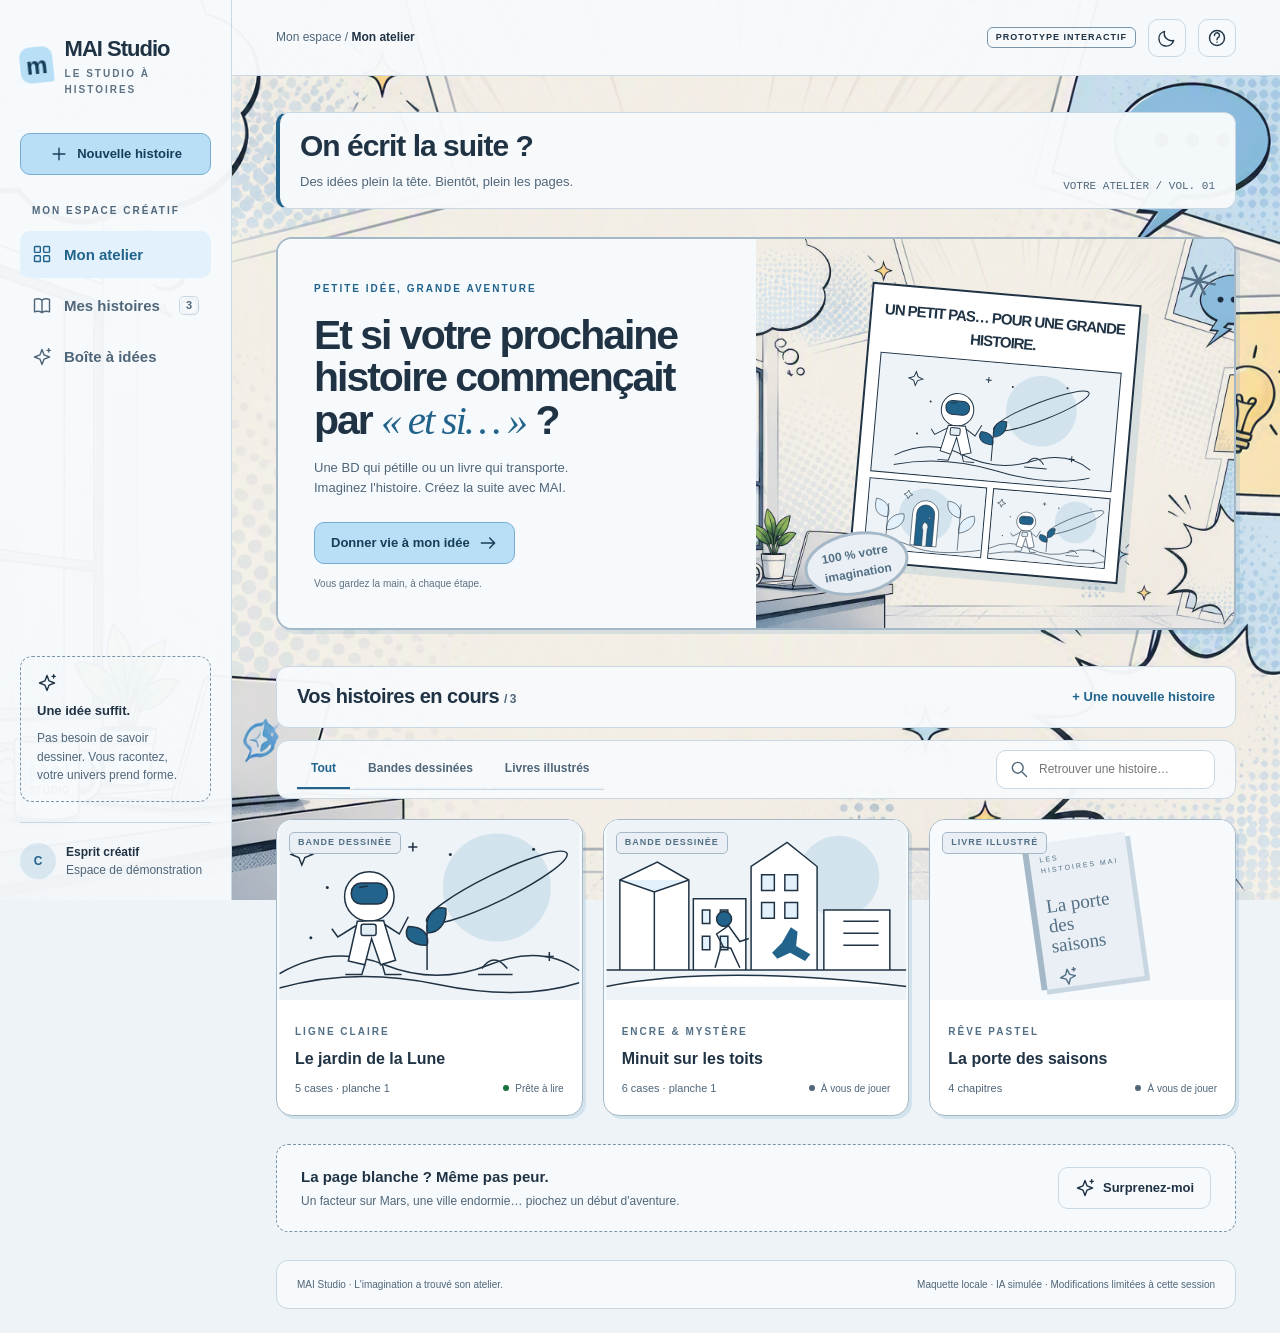
<file: docs/ux-prototype.html>
<!doctype html>
<html lang="fr">
<head>
  <meta charset="utf-8">
  <meta name="viewport" content="width=device-width, initial-scale=1">
  <title>MAI Studio — Des idées plein les pages</title>
  <script>
    (() => {
      const param = new URLSearchParams(window.location.search).get("scoutTheme");
      const theme = param === "light" || param === "dark"
        ? param
        : (window.matchMedia("(prefers-color-scheme: dark)").matches ? "dark" : "light");
      document.documentElement.setAttribute("data-theme", theme);
    })();
  </script>
  <style>
    :root {
      color-scheme: light;
      --cp-bg: #edf3f7;
      --cp-bg-elevated: #f7fafc;
      --cp-surface: #ffffff;
      --cp-surface-soft: #e8f0f6;
      --cp-border: #c8d7e2;
      --cp-border-strong: #7b94a7;
      --cp-text: #203344;
      --cp-text-muted: #506679;
      --cp-text-soft: #5f7282;
      --cp-accent: #22638c;
      --cp-accent-hover: #174f75;
      --cp-accent-soft: #e2f1fb;
      --cp-accent-fg: #173e59;
      --cp-button: #b9dff7;
      --cp-button-hover: #a3d2f0;
      --cp-button-border: #76acd0;
      --cp-secondary: #526f85;
      --cp-secondary-soft: #e9eff4;
      --cp-secondary-border: #a4b8c7;
      --cp-success: #16743a;
      --cp-danger: #bd2222;
      --cp-warning: #906000;
      --cp-link: #0078d4;
      --cp-shadow: 0 18px 48px rgba(32, 51, 68, 0.12);
      --cp-overlay: rgba(255, 255, 255, 0.8);
      --cp-panel: rgba(247, 250, 252, 0.90);
      --cp-panel-strong: rgba(247, 250, 252, 0.97);
      --cp-sheen: rgba(255, 255, 255, 0.55);
      --cp-highlight: rgba(62, 132, 181, 0.15);
    }
    html[data-theme="dark"] {
      color-scheme: dark;
      --cp-bg: #080f20;
      --cp-bg-elevated: #101b32;
      --cp-surface: #111e36;
      --cp-surface-soft: #182845;
      --cp-border: #304669;
      --cp-border-strong: #57769f;
      --cp-text: #eaf2ff;
      --cp-text-muted: #b1c2dd;
      --cp-text-soft: #a4b6d3;
      --cp-accent: #72baff;
      --cp-accent-hover: #a5d5ff;
      --cp-accent-soft: #162f51;
      --cp-accent-fg: #ffffff;
      --cp-button: #225de0;
      --cp-button-hover: #1c50c2;
      --cp-button-border: #729dff;
      --cp-secondary: #baa5ff;
      --cp-secondary-soft: #282044;
      --cp-secondary-border: #7762b3;
      --cp-success: #4ade80;
      --cp-danger: #f87171;
      --cp-warning: #fbbf24;
      --cp-link: #4da6ff;
      --cp-shadow: 0 18px 48px rgba(3, 8, 20, 0.40);
      --cp-overlay: rgba(5, 10, 24, 0.88);
      --cp-panel: rgba(16, 27, 50, 0.90);
      --cp-panel-strong: rgba(16, 27, 50, 0.97);
      --cp-sheen: rgba(255, 255, 255, 0.04);
      --cp-highlight: rgba(126, 96, 245, 0.18);
    }
    * { box-sizing: border-box; }
    body { margin: 0; background: var(--cp-bg); color: var(--cp-text); font: 15px/1.55 "Segoe UI", Aptos, Calibri, -apple-system, BlinkMacSystemFont, sans-serif; }
    button, input, textarea, select { font: inherit; }
    button, a, input, textarea, select, summary { -webkit-tap-highlight-color: var(--cp-highlight); }
    button { cursor: pointer; }
    button:disabled { cursor: not-allowed; opacity: .55; }
    :focus-visible { outline: 3px solid var(--cp-accent); outline-offset: 4px; }
    h1, h2, h3, p { margin: 0; }
    h1, h2, h3 { line-height: 1.15; overflow-wrap: anywhere; }
    a { color: var(--cp-accent); }
    svg { display: block; }
    [hidden] { display: none !important; }
    .symbols { position: absolute; width: 0; height: 0; overflow: hidden; }
    .icon { width: 20px; height: 20px; fill: none; stroke: currentColor; stroke-width: 1.7; stroke-linecap: round; stroke-linejoin: round; flex-shrink: 0; }
    .skip { position: fixed; top: -100px; left: 16px; z-index: 100; background: var(--cp-surface); padding: 12px; }
    .skip:focus { top: 16px; }
    .sidebar { width: 232px; position: fixed; inset: 0 auto 0 0; padding: 32px 20px 20px; border-right: 1px solid var(--cp-border); background: var(--cp-bg-elevated); display: flex; flex-direction: column; z-index: 10; }
    .brand { display: flex; align-items: center; gap: 12px; font-size: 22px; letter-spacing: -1px; font-weight: 800; }
    .brand-mark { background: var(--cp-button); color: var(--cp-accent-fg); width: 36px; height: 36px; border-radius: 10px 10px 2px 10px; display: grid; place-items: center; font-size: 24px; transform: rotate(-6deg); }
    .brand small { font-size: 10px; display: block; color: var(--cp-text-soft); font-weight: 600; letter-spacing: 2px; }
    .sidebar .primary { margin: 36px 0 28px; }
    .nav-caption, .eyebrow { text-transform: uppercase; letter-spacing: 2px; font-size: 10px; font-weight: 750; color: var(--cp-text-muted); }
    .nav-caption { padding: 0 12px 12px; }
    .nav-item { display: flex; gap: 12px; align-items: center; padding: 12px; width: 100%; text-align: left; border: 0; border-radius: 10px; background: none; color: var(--cp-text-muted); font-weight: 600; margin-bottom: 4px; }
    .nav-item:hover { background: var(--cp-surface-soft); color: var(--cp-text); }
    .nav-item[aria-current="page"] { color: var(--cp-accent); background: var(--cp-accent-soft); }
    .nav-count { margin-left: auto; font-size: 11px; border: 1px solid var(--cp-border); padding: 0 6px; border-radius: 5px; }
    .sidebar-bottom { margin-top: auto; }
    .tip { padding: 16px; border: 1px dashed var(--cp-border-strong); border-radius: 12px; margin-bottom: 20px; }
    .tip strong { display: block; font-size: 13px; margin: 8px 0; }
    .tip p { font-size: 12px; color: var(--cp-text-muted); }
    .profile { display: flex; align-items: center; gap: 10px; border-top: 1px solid var(--cp-border); padding-top: 20px; font-size: 12px; }
    .avatar { width: 36px; height: 36px; background: var(--cp-highlight); color: var(--cp-accent); display: grid; place-items: center; border-radius: 50%; font-weight: 700; }
    .muted { color: var(--cp-text-muted); }
    .small { font-size: 12px; }
    .app { margin-left: 232px; }
    .topbar { min-height: 76px; padding: 16px 44px; border-bottom: 1px solid var(--cp-border); display: flex; align-items: center; justify-content: space-between; gap: 16px; }
    .breadcrumb { color: var(--cp-text-muted); font-size: 12px; }
    .breadcrumb strong { color: var(--cp-text); font-weight: 600; }
    .top-actions, .row { display: flex; align-items: center; gap: 12px; }
    .demo-badge { border: 1px solid var(--cp-border-strong); border-radius: 6px; padding: 3px 8px; text-transform: uppercase; font-size: 9px; letter-spacing: 1px; font-weight: 700; }
    .btn { border: 1px solid var(--cp-border); background: var(--cp-surface); color: var(--cp-text); border-radius: 10px; padding: 10px 16px; display: inline-flex; align-items: center; justify-content: center; gap: 8px; font-weight: 650; font-size: 13px; text-decoration: none; }
    .btn:hover { border-color: var(--cp-border-strong); background: var(--cp-bg-elevated); }
    .primary { background: var(--cp-button); color: var(--cp-accent-fg); border-color: var(--cp-button-border); }
    .primary:hover { background: var(--cp-button-hover); color: var(--cp-accent-fg); border-color: var(--cp-accent); }
    .quiet { border-color: var(--cp-border); background: var(--cp-bg-elevated); }
    .icon-btn { width: 38px; height: 38px; padding: 8px; }
    .link-btn { border: 0; background: none; color: var(--cp-accent); font-weight: 650; padding: 4px 0; font-size: 13px; }
    main { padding: 36px 44px 24px; max-width: 1560px; margin: auto; }
    .page-heading { display: flex; justify-content: space-between; align-items: flex-end; gap: 20px; margin-bottom: 28px; }
    .page-heading h1 { font-size: 30px; letter-spacing: -1px; font-weight: 750; margin-bottom: 8px; }
    .page-heading p { color: var(--cp-text-muted); font-size: 13px; }
    .edition { font: 11px Consolas, "Courier New", Courier, monospace; color: var(--cp-text-muted); white-space: nowrap; }
    .hero { display: grid; grid-template-columns: 1fr 1fr; border: 1px solid var(--cp-border); border-radius: 16px; background: var(--cp-bg-elevated); overflow: hidden; min-height: 330px; margin-bottom: 36px; }
    .hero-copy { padding: 36px; position: relative; z-index: 1; }
    .hero-copy .eyebrow { color: var(--cp-accent); }
    .hero h2 { font-size: clamp(30px, 3.2vw, 49px); letter-spacing: -2px; margin: 16px 0; font-weight: 800; line-height: 1.04; }
    .hero h2 em { font-family: Georgia, serif; font-weight: 500; color: var(--cp-accent); }
    .hero p { color: var(--cp-text-muted); max-width: 320px; font-size: 13px; margin-bottom: 24px; }
    .hero-footnote { display: block; color: var(--cp-text-soft); font-size: 10px; margin-top: 12px; }
    .hero-art { position: relative; display: grid; place-items: center; background: radial-gradient(var(--cp-border) 1px, var(--cp-bg-elevated) 1px); background-size: 12px 12px; min-height: 300px; padding: 24px 32px; overflow: hidden; }
    .mini-board { width: 270px; background: var(--cp-surface); padding: 12px; border: 2px solid var(--cp-text); transform: rotate(7deg); box-shadow: 8px 8px 0 var(--cp-highlight); }
    .mini-board strong { display: block; font-size: 15px; letter-spacing: -1px; text-transform: uppercase; text-align: center; margin-bottom: 8px; }
    .mini-grid { display: grid; grid-template-columns: 1fr 1fr; gap: 6px; }
    .mini-grid svg { width: 100%; border: 1px solid var(--cp-text); background: var(--cp-bg); }
    .mini-grid svg:first-child { grid-column: span 2; height: 120px; }
    .sticker { position: absolute; left: 10%; bottom: 32px; padding: 10px 16px; background: var(--cp-secondary-soft); color: var(--cp-secondary); font-size: 12px; font-weight: 800; transform: rotate(-10deg); border-radius: 50%; border: 3px solid var(--cp-secondary-border); }
    .orbit { position: absolute; right: 20px; top: 14px; font: italic 48px Georgia, serif; color: var(--cp-secondary); transform: rotate(12deg); }
    .section-heading { display: flex; justify-content: space-between; align-items: center; margin: 0 0 20px; gap: 16px; }
    .section-heading h2 { font-size: 20px; letter-spacing: -.5px; }
    .filters { display: flex; align-items: center; justify-content: space-between; gap: 16px; margin-bottom: 20px; flex-wrap: wrap; }
    .segments { display: inline-flex; gap: 4px; border-bottom: 1px solid var(--cp-border); }
    .segment { padding: 10px 14px; border: 0; border-bottom: 2px solid var(--cp-bg); background: none; color: var(--cp-text-muted); font-size: 12px; font-weight: 650; }
    .segment[aria-pressed="true"] { color: var(--cp-accent); border-bottom-color: var(--cp-accent); }
    .search { display: flex; align-items: center; gap: 8px; background: var(--cp-surface); border: 1px solid var(--cp-border); padding: 8px 12px; border-radius: 10px; color: var(--cp-text-muted); }
    .search input { border: 0; background: none; color: var(--cp-text); width: 165px; min-width: 0; font-size: 12px; }
    .projects-grid { display: grid; grid-template-columns: repeat(3, minmax(0, 1fr)); gap: 20px; }
    .project-card { border-radius: 16px; overflow: hidden; background: var(--cp-surface); border: 1px solid var(--cp-border); transition: transform .2s, border-color .2s; width: 100%; padding: 0; text-align: left; color: var(--cp-text); }
    .project-card:hover { transform: translateY(-4px); border-color: var(--cp-accent); }
    .cover { height: 180px; position: relative; background: var(--cp-bg-elevated); overflow: hidden; }
    .cover > svg { width: 100%; height: 100%; }
    .cover-label { position: absolute; left: 12px; top: 12px; background: var(--cp-surface); padding: 3px 8px; border-radius: 5px; font-size: 9px; text-transform: uppercase; letter-spacing: 1px; font-weight: 800; }
    .cover-book { margin: 18px auto; width: 104px; height: 146px; background: var(--cp-secondary-soft); color: var(--cp-secondary); transform: rotate(-8deg); border-left: 6px solid var(--cp-secondary-border); padding: 12px 10px; box-shadow: 5px 5px 0 var(--cp-border); }
    .cover-book small { display: block; font-size: 7px; letter-spacing: 2px; text-transform: uppercase; }
    .cover-book strong { font: 19px/1.05 Georgia, serif; display: block; margin-top: 20px; }
    .cover-book svg { width: 24px; margin-top: 12px; }
    .card-copy { padding: 18px; }
    .card-copy h3 { font-size: 16px; margin: 8px 0 12px; }
    .card-meta { display: flex; justify-content: space-between; align-items: center; font-size: 11px; color: var(--cp-text-muted); gap: 8px; }
    .status { display: inline-flex; align-items: center; gap: 6px; font-size: 10px; color: var(--cp-text-muted); }
    .status::before { content: ""; width: 6px; height: 6px; border-radius: 50%; background: var(--cp-text-muted); }
    .status.ready::before { background: var(--cp-success); }
    .status.working::before { background: var(--cp-warning); }
    .idea-strip { margin-top: 28px; display: flex; align-items: center; justify-content: space-between; gap: 16px; padding: 20px 24px; border: 1px dashed var(--cp-border-strong); border-radius: 12px; }
    .idea-strip p { font-size: 12px; color: var(--cp-text-muted); margin-top: 4px; }
    .footer { display: flex; justify-content: space-between; gap: 16px; margin-top: 36px; padding-top: 16px; border-top: 1px solid var(--cp-border); font-size: 10px; color: var(--cp-text-muted); }
    .empty { padding: 44px 20px; text-align: center; border: 1px dashed var(--cp-border-strong); border-radius: 16px; }
    .empty p { margin: 12px 0 20px; color: var(--cp-text-muted); }
    .workspace-heading { align-items: center; }
    .workspace-layout { display: grid; grid-template-columns: 190px minmax(0, 1fr); gap: 24px; }
    .project-tree { background: var(--cp-bg-elevated); border: 1px solid var(--cp-border); border-radius: 12px; padding: 16px; align-self: start; }
    .project-tree button, .project-tree .tree-current { width: 100%; margin-top: 12px; text-align: left; }
    .tree-current { background: var(--cp-accent-soft); border-color: var(--cp-accent); color: var(--cp-accent); }
    .project-tree p { font-size: 11px; color: var(--cp-text-muted); margin-top: 16px; }
    .studio { min-width: 0; }
    .studio-tabs { margin-bottom: 20px; }
    .editor-layout { display: grid; grid-template-columns: minmax(210px, .85fr) minmax(240px, 1fr); gap: 24px; align-items: start; }
    .surface { background: var(--cp-surface); border: 1px solid var(--cp-border); border-radius: 16px; padding: 24px; }
    .surface h2 { font-size: 18px; margin-bottom: 8px; }
    label.field { display: block; font-size: 12px; font-weight: 650; margin: 16px 0 6px; }
    input.text, textarea, select { width: 100%; border: 1px solid var(--cp-border-strong); border-radius: 10px; background: var(--cp-bg-elevated); color: var(--cp-text); padding: 10px 12px; }
    textarea { resize: vertical; min-height: 90px; line-height: 1.6; font-size: 13px; }
    input[type="file"] { max-width: 100%; font-size: 12px; }
    .panel-picks { display: flex; flex-wrap: wrap; gap: 6px; margin: 16px 0; }
    .panel-pick { border: 1px solid var(--cp-border); background: var(--cp-bg-elevated); border-radius: 8px; color: var(--cp-text); padding: 7px 11px; }
    .panel-pick[aria-pressed="true"] { background: var(--cp-accent-soft); border-color: var(--cp-accent); color: var(--cp-accent); }
    .hint { font-size: 11px; color: var(--cp-text-muted); margin-top: 8px; }
    details { border-top: 1px solid var(--cp-border); padding-top: 16px; margin-top: 20px; font-size: 12px; }
    summary { cursor: pointer; font-weight: 650; }
    .board-preview { border: 1px solid var(--cp-border); background: var(--cp-surface); padding: 16px; border-radius: 4px; }
    .board-preview h2 { text-align: center; text-transform: uppercase; font-size: 17px; margin: 4px 0 12px; letter-spacing: -1px; overflow-wrap: anywhere; }
    .board-grid { display: grid; grid-template-columns: repeat(2, minmax(0, 1fr)); gap: 8px; }
    .board-grid.storyline { grid-template-columns: repeat(3, minmax(0, 1fr)); }
    .board-grid.dynamic1 .board-cell:nth-child(3), .board-grid.dynamic2 .board-cell:first-child { grid-column: span 2; }
    .board-cell { position: relative; min-height: 110px; background: var(--cp-bg); border: 1px solid var(--cp-text); overflow: hidden; padding: 0; color: var(--cp-text); }
    .board-cell svg { width: 100%; height: 110px; }
    .board-cell[aria-pressed="true"] { outline: 3px solid var(--cp-accent); outline-offset: -3px; }
    .cell-num { position: absolute; top: 4px; left: 4px; background: var(--cp-surface); padding: 0 5px; font-size: 9px; border-radius: 3px; }
    .cell-draft { display: grid; place-items: center; min-height: 110px; font-size: 11px; color: var(--cp-text-muted); padding: 20px; }
    .preview-caption { margin-top: 12px; text-align: center; font-size: 10px; color: var(--cp-text-muted); }
    .generation-box { border: 1px solid var(--cp-border); background: var(--cp-bg-elevated); border-radius: 12px; padding: 16px; margin-top: 20px; }
    .generation-box progress { width: 100%; accent-color: var(--cp-accent); height: 8px; }
    .generation-box .btn { margin-top: 12px; }
    .error { color: var(--cp-danger); font-size: 12px; margin: 12px 0; }
    .checkline { display: flex; align-items: center; gap: 8px; margin: 12px 0; font-size: 12px; }
    input[type="checkbox"] { accent-color: var(--cp-accent); }
    .character-grid { display: grid; grid-template-columns: repeat(2, minmax(0, 1fr)); gap: 20px; }
    .character-card { display: flex; gap: 16px; align-items: center; padding: 20px; background: var(--cp-surface); border: 1px solid var(--cp-border); border-radius: 12px; }
    .character-card > div { min-width: 0; overflow-wrap: anywhere; }
    .character-card .avatar { width: 52px; height: 52px; font-size: 22px; flex-shrink: 0; }
    .book-layout { display: grid; grid-template-columns: 230px minmax(0, 1fr); gap: 24px; }
    .chapter-list button { display: block; width: 100%; margin-top: 10px; text-align: left; justify-content: flex-start; }
    .reading { font: 17px/1.9 Georgia, serif; margin-top: 20px; white-space: pre-wrap; }
    .chapter-art { width: 100%; height: 220px; border: 1px solid var(--cp-border); margin-top: 16px; background: var(--cp-bg); }
    dialog { max-width: 680px; width: calc(100% - 32px); max-height: calc(100dvh - 32px); padding: 0; border: 1px solid var(--cp-border); border-radius: 16px; color: var(--cp-text); background: var(--cp-bg-elevated); box-shadow: var(--cp-shadow); }
    dialog::backdrop { background: var(--cp-overlay); }
    .dialog-header { padding: 24px 28px 20px; display: flex; align-items: flex-start; justify-content: space-between; border-bottom: 1px solid var(--cp-border); gap: 16px; }
    .dialog-header h2 { font-size: 24px; margin-top: 8px; letter-spacing: -.5px; }
    .dialog-body { padding: 24px 28px; }
    .dialog-footer { padding: 20px 28px; display: flex; justify-content: space-between; align-items: center; border-top: 1px solid var(--cp-border); gap: 12px; }
    .steps { display: flex; gap: 24px; margin-bottom: 28px; list-style: none; padding: 0; font-size: 11px; color: var(--cp-text-muted); }
    .steps li { display: flex; align-items: center; gap: 8px; }
    .steps b { border-radius: 50%; width: 24px; height: 24px; border: 1px solid var(--cp-border-strong); display: grid; place-items: center; }
    .steps .active { color: var(--cp-accent); }
    .steps .active b { background: var(--cp-button); color: var(--cp-accent-fg); border-color: var(--cp-button-border); }
    .choice-grid { display: grid; grid-template-columns: 1fr 1fr; gap: 12px; margin: 16px 0 24px; }
    .choice { border: 1px solid var(--cp-border); border-radius: 12px; padding: 16px; background: var(--cp-surface); color: var(--cp-text); text-align: left; }
    .choice[aria-pressed="true"] { border-color: var(--cp-accent); background: var(--cp-accent-soft); }
    .choice strong { display: block; margin: 10px 0 4px; font-size: 14px; }
    .choice small { color: var(--cp-text-muted); font-size: 11px; }
    .styles { grid-template-columns: repeat(3, 1fr); }
    .style-art { height: 68px; width: 100%; border: 1px solid var(--cp-border); background: var(--cp-bg); }
    .style-art.ink { filter: grayscale(1); }
    .style-art.soft { opacity: .65; }
    .summary-box { padding: 20px; background: var(--cp-surface); border-radius: 12px; border: 1px solid var(--cp-border); margin: 16px 0; }
    .summary-box h3 { margin-bottom: 12px; }
    .summary-box p { font-size: 13px; }
    .toast { position: fixed; bottom: 24px; right: 24px; z-index: 30; padding: 16px 20px; border-radius: 12px; background: var(--cp-text); color: var(--cp-bg); max-width: min(420px, calc(100% - 32px)); box-shadow: var(--cp-shadow); font-size: 13px; }
    .mobile-brand { display: none; }
    @media (min-width: 1500px) { .cover { height: 220px; } }
    @media (max-width: 1150px) {
      .sidebar { width: 200px; padding-inline: 16px; }
      .app { margin-left: 200px; }
      main { padding: 28px; }
      .topbar { padding-inline: 28px; }
      .hero-copy { padding: 28px; }
      .hero-art { padding-inline: 16px; }
      .mini-board { width: 225px; }
      .workspace-layout { grid-template-columns: 1fr; }
      .project-tree { display: flex; gap: 12px; align-items: center; flex-wrap: wrap; }
      .project-tree button, .project-tree .tree-current { width: auto; margin: 0; }
      .project-tree p { display: none; }
    }
    @media (max-width: 800px) {
      .sidebar { width: 76px; padding: 24px 12px; }
      .sidebar .brand { justify-content: center; }
      .brand-text, .sidebar .primary, .nav-label, .nav-count, .nav-caption, .sidebar-bottom { display: none; }
      .sidebar nav { margin-top: 36px; }
      .nav-item { justify-content: center; padding: 12px; }
      .app { margin-left: 76px; }
      .hero { grid-template-columns: 1fr 1fr; }
      .hero h2 { font-size: 34px; }
      .hero-art .mini-board { width: 180px; }
      .sticker { left: 4%; bottom: 40px; font-size: 10px; }
      .projects-grid { gap: 12px; }
      .cover { height: 150px; }
      .card-copy { padding: 12px; }
      .card-meta { align-items: flex-start; flex-direction: column; gap: 4px; }
      .book-layout { grid-template-columns: 1fr; }
    }
    @media (max-width: 600px) {
      .sidebar { position: fixed; top: auto; bottom: 0; width: 100%; height: 68px; padding: 8px 16px; border-right: 0; border-top: 1px solid var(--cp-border); }
      .sidebar > .brand { display: none; }
      .sidebar nav { display: flex; justify-content: space-around; margin: 0; }
      .nav-item { width: auto; margin: 0; gap: 5px; flex-direction: column; padding: 4px 12px; font-size: 9px; }
      .nav-label { display: inline; }
      .app { margin-left: 0; padding-bottom: 76px; }
      .topbar { padding: 12px 20px; min-height: 64px; }
      .topbar .breadcrumb { display: none; }
      .mobile-brand { display: block; font-size: 17px; font-weight: 800; letter-spacing: -.5px; }
      .top-actions { gap: 8px; }
      main { padding: 24px 20px; }
      .edition { display: none; }
      .page-heading h1 { font-size: 27px; }
      .hero { grid-template-columns: 1fr; }
      .hero-copy { padding: 28px; }
      .hero h2 { font-size: 40px; }
      .hero-art { min-height: 230px; }
      .hero-art .mini-board { width: 225px; transform: rotate(5deg); }
      .hero-art .mini-grid svg:first-child { height: 80px; }
      .hero-art .mini-grid svg { height: 65px; }
      .sticker { left: 12%; bottom: 20px; }
      .projects-grid { grid-template-columns: 1fr; gap: 20px; }
      .cover { height: 190px; }
      .card-copy { padding: 20px; }
      .card-meta { flex-direction: row; }
      .idea-strip, .workspace-heading { align-items: flex-start; flex-direction: column; }
      .editor-layout, .character-grid { grid-template-columns: 1fr; }
      .character-card { flex-direction: column; align-items: flex-start; }
      .character-card > div { width: 100%; }
      .surface { padding: 20px; }
      .segments { max-width: 100%; flex-wrap: wrap; }
      .segment { padding: 10px 12px; }
      .search, .search input { width: 100%; }
      .section-heading { flex-wrap: wrap; }
      .steps { gap: 12px; }
      .steps li { gap: 4px; font-size: 10px; }
      .dialog-header, .dialog-body, .dialog-footer { padding: 20px; }
      .styles { grid-template-columns: 1fr; }
      .styles .choice { display: flex; align-items: center; gap: 12px; }
      .style-art { width: 72px; }
      .toast { bottom: 84px; right: 16px; }
      .footer { flex-direction: column; gap: 6px; }
    }
    @media (prefers-reduced-motion: reduce) { *, *::before, *::after { transition: none !important; scroll-behavior: auto !important; } }
    :root {
      --studio-backdrop: url("../src/MaiImageGenerator.Web/wwwroot/images/background-blazor-maistudio.png");
    }
    html[data-theme="dark"] {
      --studio-backdrop: url("../src/MaiImageGenerator.Web/wwwroot/images/background-blazor-maistudio-dark.png");
    }
    body { background-image: var(--studio-backdrop); background-position: center; background-size: cover; background-attachment: fixed; }
    .sidebar, .topbar { background: var(--cp-panel-strong); }
    .eyebrow, .cover-label { color: var(--cp-secondary); }
    .cover-label { background: var(--cp-secondary-soft); border: 1px solid var(--cp-secondary-border); }
    .quiet:hover { color: var(--cp-secondary); background: var(--cp-secondary-soft); border-color: var(--cp-secondary-border); }
    .page-heading, .section-heading, .filters, .footer { background: var(--cp-panel-strong); border: 1px solid var(--cp-border); border-radius: 12px; padding: 16px 20px; }
    .page-heading { border-left: 4px solid var(--cp-accent); }
    .section-heading { margin-bottom: 12px; }
    .filters { padding-block: 8px; }
    .hero { border: 2px solid var(--cp-secondary-border); box-shadow: 4px 4px 0 var(--cp-highlight); }
    .hero-copy { background: var(--cp-bg-elevated); }
    .hero-art { background-image: var(--studio-backdrop); background-position: center; background-size: cover; }
    .mini-board { transform: rotate(5deg); }
    .project-card { border-color: var(--cp-secondary-border); box-shadow: 3px 3px 0 var(--cp-highlight); }
    .idea-strip { background: var(--cp-panel-strong); }
    .footer { margin-top: 28px; }
    @media (max-width: 600px) {
      body { background-attachment: scroll; }
      .page-heading, .section-heading, .filters, .footer { padding: 16px; }
    }
  </style>
</head>
<body>
  <a class="skip" href="#main">Aller au contenu</a>
  <svg class="symbols" xmlns="http://www.w3.org/2000/svg" aria-hidden="true">
    <defs>
      <symbol id="i-plus" viewBox="0 0 24 24"><path d="M12 5v14M5 12h14"/></symbol>
      <symbol id="i-grid" viewBox="0 0 24 24"><rect x="3" y="3" width="7" height="7" rx="1"/><rect x="14" y="3" width="7" height="7" rx="1"/><rect x="3" y="14" width="7" height="7" rx="1"/><rect x="14" y="14" width="7" height="7" rx="1"/></symbol>
      <symbol id="i-book" viewBox="0 0 24 24"><path d="M12 5C9 3 6 3 3 4v15c3-1 6-1 9 1 3-2 6-2 9-1V4c-3-1-6-1-9 1v15"/></symbol>
      <symbol id="i-spark" viewBox="0 0 24 24"><path d="m12 3 2.5 6.5L21 12l-6.5 2.5L12 21l-2.5-6.5L3 12l6.5-2.5ZM20 2v4m-2-2h4"/></symbol>
      <symbol id="i-search" viewBox="0 0 24 24"><circle cx="10.5" cy="10.5" r="6.5"/><path d="m16 16 5 5"/></symbol>
      <symbol id="i-arrow" viewBox="0 0 24 24"><path d="M4 12h16m-6-6 6 6-6 6"/></symbol>
      <symbol id="i-moon" viewBox="0 0 24 24"><path d="M20 15A9 9 0 0 1 9 4a9 9 0 1 0 11 11Z"/></symbol>
      <symbol id="i-help" viewBox="0 0 24 24"><circle cx="12" cy="12" r="9"/><path d="M9 9a3 3 0 1 1 5 2c-2 1-2 2-2 3m0 3h.01"/></symbol>
      <symbol id="i-close" viewBox="0 0 24 24"><path d="m6 6 12 12M6 18 18 6"/></symbol>
      <symbol id="i-down" viewBox="0 0 24 24"><path d="M12 3v12m-5-5 5 5 5-5M4 16v5h16v-5"/></symbol>
      <symbol id="art-moon" viewBox="0 0 400 240">
        <rect width="400" height="240" fill="var(--cp-bg)"/>
        <circle cx="290" cy="90" r="72" fill="var(--cp-highlight)"/>
        <g stroke="var(--cp-text)" fill="none" stroke-width="2">
          <ellipse cx="290" cy="90" rx="104" ry="18" transform="rotate(-26 290 90)"/>
          <path d="m30 32 4 10 10 4-10 4-4 10-4-10-10-4 10-4ZM178 30v12m-6-6h12M360 176v12m-6-6h12"/>
          <path d="M0 205q70-40 140-12t140 0 120 8"/>
          <path d="M0 224q100-28 210-5t190-2"/>
          <circle cx="120" cy="102" r="33" fill="var(--cp-surface)"/>
          <rect x="96" y="84" width="48" height="28" rx="13" fill="var(--cp-accent)"/>
          <path d="m106 90 12-2M104 135l-12 53 22 5 9-35 12 35 20-6-16-53Z" fill="var(--cp-surface)"/>
          <path d="m102 141-24 15-8-11m70-6 20 13 12-23M114 193l-4 13H88m49-14 4 14h22"/>
          <rect x="109" y="139" width="20" height="15" rx="3" fill="var(--cp-highlight)"/>
          <path d="M197 200v-61m0 28c-25 0-32-13-25-25 22 0 28 13 25 25Zm0-17c-3-25 11-36 25-32 2 21-12 34-25 32Z" fill="var(--cp-accent)"/>
          <path d="M270 198q16-23 34 0m-39 8h46"/>
        </g>
        <g fill="var(--cp-text)"><circle cx="64" cy="90" r="2"/><circle cx="228" cy="46" r="2"/><circle cx="339" cy="39" r="2"/><circle cx="42" cy="157" r="2"/></g>
      </symbol>
      <symbol id="art-city" viewBox="0 0 400 240">
        <rect width="400" height="240" fill="var(--cp-bg)"/>
        <circle cx="310" cy="75" r="54" fill="var(--cp-highlight)"/>
        <g stroke="var(--cp-text)" stroke-width="2" fill="var(--cp-surface)">
          <path d="M0 200h400M18 200V80l50-24 42 24v120M116 200V105h70v95M193 200V62l48-32 40 32v138M290 200v-80h88v80"/>
          <path d="m18 80 46 16 46-16M64 96v104M128 120h10v18h-10Zm24 0h10v18h-10Zm-24 35h10v18h-10Zm24 0h10v18h-10ZM207 73h17v21h-17Zm31 0h17v21h-17Zm-31 37h17v21h-17Zm31 0h17v21h-17Z" fill="var(--cp-accent-soft)"/>
          <path d="M0 222q150-30 400 0M316 135h47m-47 16h47m-47 16h47"/>
          <path d="m145 197 8-28 13 2 12 26m-21-26-10-19 16-11 15 21 12-4" fill="none"/>
          <circle cx="157" cy="132" r="10" fill="var(--cp-accent)"/>
          <path d="m20 24 10 8 13-8m38 6 9 8 12-7" fill="none"/>
        </g>
        <path d="m234 164 12-21 9 6-2 19 19 11-7 9-20-11-17 8-7-8Z" fill="var(--cp-accent)"/>
      </symbol>
      <symbol id="art-garden" viewBox="0 0 400 240">
        <rect width="400" height="240" fill="var(--cp-bg)"/>
        <circle cx="200" cy="110" r="92" fill="var(--cp-highlight)"/>
        <g stroke="var(--cp-text)" stroke-width="2" fill="var(--cp-surface)">
          <path d="M155 216V105a45 45 0 0 1 90 0v111Z"/>
          <path d="M169 216V106a31 31 0 0 1 62 0v110Z" fill="var(--cp-accent)"/>
          <path d="M195 216v-54q-9-13 4-28 18 9 11 25v57" fill="var(--cp-bg)"/>
          <path d="M70 222V80m0 47C18 127 23 82 27 66c44 6 51 38 43 61Zm0 45c44-5 64-37 55-60-41 0-60 34-55 60ZM319 222V63m0 47c-39-6-49-34-45-55 38 0 52 32 45 55Zm0 52c45-10 58-43 48-63-39 6-54 37-48 63Z" fill="var(--cp-accent-soft)"/>
          <path d="M0 230q80-40 160-10t240-6M130 39l5-10 5 10 10 5-10 5-5 10-5-10-10-5Z" fill="none"/>
          <circle cx="215" cy="119" r="3" fill="var(--cp-bg)"/>
        </g>
      </symbol>
    </defs>
  </svg>
  <aside class="sidebar" aria-label="Navigation principale">
    <div class="brand"><span class="brand-mark">m</span><span class="brand-text">MAI Studio<small>LE STUDIO À HISTOIRES</small></span></div>
    <button class="btn primary" data-action="new"><svg class="icon"><use href="#i-plus"/></svg>Nouvelle histoire</button>
    <div class="nav-caption">Mon espace créatif</div>
    <nav>
      <button class="nav-item" data-action="home" aria-current="page" aria-label="Mon atelier"><svg class="icon"><use href="#i-grid"/></svg><span class="nav-label">Mon atelier</span></button>
      <button class="nav-item" data-action="library" aria-label="Mes histoires"><svg class="icon"><use href="#i-book"/></svg><span class="nav-label">Mes histoires</span><span class="nav-count" id="project-count">3</span></button>
      <button class="nav-item" data-action="inspire" aria-label="Boîte à idées"><svg class="icon"><use href="#i-spark"/></svg><span class="nav-label">Boîte à idées</span></button>
    </nav>
    <div class="sidebar-bottom">
      <div class="tip"><svg class="icon"><use href="#i-spark"/></svg><strong>Une idée suffit.</strong><p>Pas besoin de savoir dessiner. Vous racontez, votre univers prend forme.</p></div>
      <div class="profile"><span class="avatar">C</span><div><strong>Esprit créatif</strong><div class="muted">Espace de démonstration</div></div></div>
    </div>
  </aside>
  <div class="app">
    <header class="topbar">
      <span class="mobile-brand">MAI Studio.</span>
      <div class="breadcrumb">Mon espace <span aria-hidden="true"> / </span> <strong id="breadcrumb">Mon atelier</strong></div>
      <div class="top-actions">
        <span class="demo-badge">Prototype interactif</span>
        <button class="btn icon-btn quiet" id="theme-toggle" aria-label="Changer le thème" title="Changer le thème"><svg class="icon"><use href="#i-moon"/></svg></button>
        <button class="btn icon-btn quiet" data-action="help" aria-label="Aide et fonctionnement"><svg class="icon"><use href="#i-help"/></svg></button>
      </div>
    </header>
    <main id="main" tabindex="-1">
      <section id="dashboard" aria-label="Mon atelier">
        <div class="page-heading"><div><h1>On écrit la suite ?</h1><p>Des idées plein la tête. Bientôt, plein les pages.</p></div><span class="edition">VOTRE ATELIER / VOL. 01</span></div>
        <section class="hero" id="hero">
          <div class="hero-copy"><span class="eyebrow">Petite idée, grande aventure</span><h2>Et si votre prochaine<br>histoire commençait<br>par <em>« et si… »</em> ?</h2><p>Une BD qui pétille ou un livre qui transporte.<br>Imaginez l'histoire. Créez la suite avec MAI.</p><button class="btn primary" data-action="new">Donner vie à mon idée<svg class="icon"><use href="#i-arrow"/></svg></button><span class="hero-footnote">Vous gardez la main, à chaque étape.</span></div>
          <div class="hero-art" aria-label="Exemple illustré : un astronaute découvre une plante sur la Lune" role="img">
            <span class="orbit" aria-hidden="true">✳</span>
            <div class="mini-board"><strong>Un petit pas… pour une grande histoire.</strong><div class="mini-grid"><svg viewBox="0 0 400 240"><use href="#art-moon"/></svg><svg viewBox="0 0 400 240"><use href="#art-garden"/></svg><svg viewBox="0 0 400 240"><use href="#art-moon"/></svg></div></div><span class="sticker">100 % votre<br>imagination</span>
          </div>
        </section>
        <div class="section-heading"><h2 id="library-heading">Vos histoires en cours <span class="muted small" id="visible-count">/ 3</span></h2><button class="link-btn" data-action="new">+ Une nouvelle histoire</button></div>
        <div class="filters"><div class="segments" role="group" aria-label="Filtrer les histoires"><button class="segment" data-filter="all" aria-pressed="true">Tout</button><button class="segment" data-filter="comic" aria-pressed="false">Bandes dessinées</button><button class="segment" data-filter="book" aria-pressed="false">Livres illustrés</button></div><label class="search"><svg class="icon"><use href="#i-search"/></svg><input id="search" type="search" aria-label="Rechercher une histoire" placeholder="Retrouver une histoire…"></label></div>
        <div class="projects-grid" id="project-grid"></div>
        <div class="empty" id="empty-search" hidden><h3>Aucune histoire par ici… pour l'instant.</h3><p>Essayez un autre titre ou inventez une nouvelle aventure.</p><button class="btn" data-action="reset-search">Réinitialiser les filtres</button></div>
        <section class="idea-strip"><div><strong>La page blanche ? Même pas peur.</strong><p>Un facteur sur Mars, une ville endormie… piochez un début d'aventure.</p></div><button class="btn quiet" data-action="inspire"><svg class="icon"><use href="#i-spark"/></svg>Surprenez-moi</button></section>
      </section>
      <section id="comic-workspace" hidden aria-label="Atelier bande dessinée"></section>
      <section id="book-workspace" hidden aria-label="Atelier livre illustré"></section>
      <footer class="footer"><span>MAI Studio · L'imagination a trouvé son atelier.</span><span>Maquette locale · IA simulée · Modifications limitées à cette session</span></footer>
    </main>
  </div>
  <dialog id="wizard" aria-labelledby="wizard-title">
    <div class="dialog-header"><div><span class="eyebrow">À vous de jouer</span><h2 id="wizard-title">Une idée. Tout un univers.</h2></div><button class="btn icon-btn quiet" data-close="wizard" aria-label="Fermer la création"><svg class="icon"><use href="#i-close"/></svg></button></div>
    <div class="dialog-body">
      <ol class="steps" aria-label="Étapes de création"><li class="active"><b>1</b>L'idée</li><li><b>2</b>L'univers</li><li><b>3</b>C'est parti</li></ol>
      <div id="wizard-step-1">
        <p class="small muted">Choisissez votre terrain de jeu. On s'occupe du premier élan.</p>
        <div class="choice-grid" role="group" aria-label="Format de l'histoire">
          <button class="choice" data-type="comic" aria-pressed="true"><svg class="icon"><use href="#i-grid"/></svg><strong>Bande dessinée</strong><small>Des cases, du rythme et de l'action.</small></button>
          <button class="choice" data-type="book" aria-pressed="false"><svg class="icon"><use href="#i-book"/></svg><strong>Livre illustré</strong><small>Des chapitres pour aller plus loin.</small></button>
        </div>
        <label class="field" for="idea">Et si… <span class="muted">(votre idée, en quelques mots)</span></label>
        <textarea id="idea" rows="4" placeholder="Une astronaute découvre la dernière graine de la galaxie…"></textarea>
        <button class="link-btn" id="wizard-inspire">Besoin d'un déclic ? Essayez une idée.</button>
      </div>
      <div id="wizard-step-2" hidden>
        <label class="field" for="story-title">Un titre pour votre histoire</label><input class="text" id="story-title" maxlength="100" placeholder="Ex. Le jardin de la Lune">
        <label class="field">Quelle ambiance visuelle ?</label>
        <div class="choice-grid styles" role="group" aria-label="Direction artistique">
          <button class="choice" data-style="Ligne claire" aria-pressed="true"><svg class="style-art" viewBox="0 0 400 240"><use href="#art-moon"/></svg><div><strong>Ligne claire</strong><small>Expressif et lumineux</small></div></button>
          <button class="choice" data-style="Encre & mystère" aria-pressed="false"><svg class="style-art ink" viewBox="0 0 400 240"><use href="#art-city"/></svg><div><strong>Encre & mystère</strong><small>Contrastes et caractère</small></div></button>
          <button class="choice" data-style="Rêve pastel" aria-pressed="false"><svg class="style-art soft" viewBox="0 0 400 240"><use href="#art-garden"/></svg><div><strong>Rêve pastel</strong><small>Doux et poétique</small></div></button>
        </div>
        <p class="hint">Illustrations de maquette : le style choisi devient une consigne artistique, pas une garantie de rendu.</p>
        <div id="comic-options"><label class="field" for="new-template">Mise en page de la première planche</label><select id="new-template"><option value="standard">Classique · 6 cases</option><option value="storyline">Strip · 3 cases</option><option value="dynamic1">Dynamique · 5 cases, panorama au milieu</option><option value="dynamic2">Ouverture cinéma · 5 cases, panorama en haut</option></select></div>
        <div id="book-options" hidden><label class="field" for="chapter-count">Nombre de chapitres</label><input class="text" id="chapter-count" type="number" min="1" max="30" value="4"></div>
      </div>
      <div id="wizard-step-3" hidden><svg class="icon"><use href="#i-spark"/></svg><div class="summary-box" id="wizard-summary"></div><p class="small muted">Vous pourrez modifier les scènes ou le plan avant de lancer les images et les textes.</p><p class="hint">Dans cette maquette, la préparation utilise des exemples locaux. Aucun appel à l'IA, aucun envoi de données.</p></div>
      <p id="wizard-error" class="error" role="alert"></p>
    </div>
    <div class="dialog-footer"><button class="btn quiet" id="wizard-back">Annuler</button><button class="btn primary" id="wizard-next">Choisir mon univers<svg class="icon"><use href="#i-arrow"/></svg></button></div>
  </dialog>
  <dialog id="help" aria-labelledby="help-title">
    <div class="dialog-header"><h2 id="help-title">Votre histoire, à votre rythme.</h2><button class="btn icon-btn" data-close="help" aria-label="Fermer l'aide"><svg class="icon"><use href="#i-close"/></svg></button></div>
    <div class="dialog-body"><p><strong>1. Imaginez.</strong> Choisissez une BD ou un livre et décrivez votre idée.</p><p class="hint"><strong>2. Ajustez.</strong> Affinez les scènes, les personnages ou le plan des chapitres.</p><p class="hint"><strong>3. Donnez vie.</strong> Lancez la génération et suivez chaque étape.</p><div class="summary-box"><strong>Ceci est une proposition UX, pas l'application.</strong><p class="hint">Les projets et les illustrations sont fictifs. Les actions sont simulées et restent en mémoire jusqu'au rechargement. Les fichiers de référence ne sont pas envoyés. L'export fournit un SVG de démonstration, pas un résultat IA.</p></div><p class="small muted">Le front cible reste Blazor + Radzen. Aucun service ni aucune dépendance externe n'est utilisé ici.</p></div>
  </dialog>
  <div class="toast" id="toast" role="status" hidden></div>
  <script>
    "use strict";
    const $ = (selector, root = document) => root.querySelector(selector);
    const $$ = (selector, root = document) => [...root.querySelectorAll(selector)];
    const icon = name => `<svg class="icon" aria-hidden="true"><use href="#i-${name}"/></svg>`;
    const escapeHtml = text => String(text).replace(/[&<>"']/g, c => ({ "&": "&amp;", "<": "&lt;", ">": "&gt;", '"': "&quot;", "'": "&#39;" }[c]));
    const art = (name, className = "") => `<svg class="${className}" viewBox="0 0 400 240" aria-hidden="true"><use href="#art-${name}"/></svg>`;
    const templates = { standard: { count: 6, label: "Classique" }, storyline: { count: 3, label: "Strip" }, dynamic1: { count: 5, label: "Dynamique" }, dynamic2: { count: 5, label: "Ouverture cinéma" } };
    const ideas = [
      { title: "Le jardin de la Lune", idea: "Une astronaute découvre une graine sur la Lune. Avec son robot, elle tente de faire pousser le premier jardin de l'espace.", art: "moon" },
      { title: "Le facteur des étoiles", idea: "Un facteur livre une lettre sur Mars. L'adresse n'existe plus, mais une petite créature connaît le chemin.", art: "city" },
      { title: "La porte des saisons", idea: "Une jeune botaniste trouve une porte au fond de son jardin. De l'autre côté, chaque pas change la saison.", art: "garden" }
    ];
    const sceneExamples = [
      "Plan large : notre héroïne découvre un lieu inconnu. Un détail inattendu attire son regard.",
      "Gros plan sur sa découverte. Elle hésite, puis décide de s'approcher.",
      "Son compagnon la rejoint. Ensemble, ils comprennent que leur aventure ne fait que commencer.",
      "Un obstacle se dresse sur leur chemin. L'héroïne cherche une solution inattendue.",
      "Les deux compagnons unissent leurs forces. La situation bascule.",
      "Plan large final : leur découverte transforme le paysage. Une nouvelle aventure les attend."
    ];
    function panelsFor(template, ready = false) {
      return Array.from({ length: templates[template].count }, (_, i) => ({ prompt: sceneExamples[i], status: ready ? "done" : "draft", characterIds: [] }));
    }
    function chaptersFor(count) {
      return Array.from({ length: count }, (_, i) => ({ title: i === 0 ? "La porte oubliée" : `Une nouvelle découverte · ${i + 1}`, summary: i === 0 ? "L'héroïne découvre une porte qui semble apparaître uniquement au lever du jour." : "L'aventure progresse, un indice révèle une nouvelle facette de ce monde.", prose: "", image: false }));
    }
    const projects = [
      { id: "moon", type: "comic", title: "Le jardin de la Lune", idea: ideas[0].idea, art: "moon", style: "Ligne claire", template: "dynamic2", panels: panelsFor("dynamic2", true), characters: [{ id: 1, name: "Nova", reference: "" }, { id: 2, name: "Pip, le robot", reference: "" }], boardNumber: 1, ready: true },
      { id: "city", type: "comic", title: "Minuit sur les toits", idea: "Une messagère traverse une ville endormie pour livrer un secret avant le lever du soleil.", art: "city", style: "Encre & mystère", template: "standard", panels: panelsFor("standard"), characters: [{ id: 1, name: "Lou", reference: "" }], boardNumber: 1, ready: false },
      { id: "garden", type: "book", title: "La porte des saisons", idea: ideas[2].idea, art: "garden", style: "Rêve pastel", chapters: chaptersFor(4), characters: [], ready: false }
    ];
    let filter = "all", activeProject = null, selectedPanel = 0, selectedChapter = 0, wizardStep = 1, draftType = "comic", draftStyle = "Ligne claire", ideaIndex = 0, toastTimer;
    const runningJobs = new Set();
    function toast(message) {
      $("#toast").textContent = message; $("#toast").hidden = false;
      clearTimeout(toastTimer); toastTimer = setTimeout(() => $("#toast").hidden = true, 5000);
    }
    function renderProjects() {
      const query = $("#search").value.trim().toLocaleLowerCase("fr");
      const visible = projects.filter(p => (filter === "all" || p.type === filter) && p.title.toLocaleLowerCase("fr").includes(query));
      $("#project-count").textContent = projects.length;
      $("#visible-count").textContent = `/ ${visible.length}`;
      $("#empty-search").hidden = visible.length !== 0;
      $("#project-grid").innerHTML = visible.map(p => `<button class="project-card" data-project="${p.id}" aria-label="Ouvrir ${escapeHtml(p.title)}">
        <div class="cover">${p.type === "book" ? `<div class="cover-book"><small>Les histoires MAI</small><strong>${escapeHtml(p.title)}</strong>${icon("spark")}</div>` : art(p.art)}<span class="cover-label">${p.type === "book" ? "Livre illustré" : "Bande dessinée"}</span></div>
        <div class="card-copy"><span class="eyebrow">${escapeHtml(p.style)}</span><h3>${escapeHtml(p.title)}</h3><div class="card-meta"><span>${p.type === "book" ? `${p.chapters.length} chapitres` : `${p.panels.length} cases · planche ${p.boardNumber}`}</span><span class="status ${p.ready ? "ready" : ""}">${p.ready ? "Prête à lire" : "À vous de jouer"}</span></div></div></button>`).join("");
    }
    function setView(view, title) {
      $("#dashboard").hidden = view !== "dashboard";
      $("#comic-workspace").hidden = view !== "comic";
      $("#book-workspace").hidden = view !== "book";
      $("#breadcrumb").textContent = title;
      $$(".nav-item").forEach(item => item.removeAttribute("aria-current"));
      $(`[data-action="${view === "dashboard" && !$("#hero").hidden ? "home" : "library"}"]`).setAttribute("aria-current", "page");
    }
    function focusMain() { $("#main").focus(); window.scrollTo({ top: 0, behavior: "instant" }); }
    function showDashboard(library = false) {
      $("#hero").hidden = library;
      setView("dashboard", library ? "Mes histoires" : "Mon atelier");
      renderProjects(); focusMain();
    }
    function openProject(id) {
      activeProject = projects.find(p => p.id === id);
      selectedPanel = 0; selectedChapter = 0;
      if (activeProject.type === "comic") renderComic(); else renderBook();
      focusMain();
    }
    function renderComic(tab = "scenes") {
      const p = activeProject, busy = runningJobs.has(p.id);
      setView("comic", p.title);
      $("#comic-workspace").innerHTML = `
        <div class="page-heading workspace-heading"><div><button class="link-btn" data-action="library">← Mes histoires</button><h1 style="margin-top:12px">${escapeHtml(p.title)}</h1><p>Votre idée, vos choix. Une planche à la fois.</p></div><button class="btn" id="export-board" ${!p.ready ? "disabled" : ""}>${icon("down")}Exporter l'exemple SVG</button></div>
        <div class="workspace-layout"><aside class="project-tree" aria-label="Planches du projet"><span class="eyebrow">Le fil de l'histoire</span><span class="btn tree-current" aria-current="page">Planche ${p.boardNumber}</span><button class="btn quiet" id="new-board" ${busy ? "disabled" : ""}>${icon("plus")}Nouvelle planche</button><p>Les personnages sont communs à toutes les planches du projet.<br><br>Démo : une seule planche active par projet.</p></aside>
        <div class="studio"><div class="segments studio-tabs" role="group" aria-label="Étapes de la planche"><button class="segment" data-tab="scenes" aria-pressed="${tab === "scenes"}">1. Les scènes</button><button class="segment" data-tab="characters" aria-pressed="${tab === "characters"}">2. Les personnages</button><button class="segment" data-tab="read" aria-pressed="${tab === "read"}">3. La planche</button></div>
        ${tab === "characters" ? renderCharacters(p, busy) : `<div class="editor-layout"><div class="surface">${tab === "scenes" ? `
          <span class="eyebrow">Le storyboard</span><h2 style="margin-top:8px">Chaque case raconte quelque chose.</h2><p class="small muted">Sélectionnez une case, puis ajustez sa scène.</p>
          <div class="panel-picks" role="group" aria-label="Choisir une case">${p.panels.map((_, i) => `<button class="panel-pick" data-panel="${i}" aria-pressed="${selectedPanel === i}">0${i + 1}</button>`).join("")}</div>
          <label class="field" for="panel-prompt">Que se passe-t-il dans la case ${selectedPanel + 1} ?</label><textarea id="panel-prompt" rows="5" ${busy ? "disabled" : ""}>${escapeHtml(p.panels[selectedPanel].prompt)}</textarea>
          <label class="field" for="panel-character">Personnages présents</label><select id="panel-character" multiple size="3" ${busy ? "disabled" : ""}>${p.characters.map(c => `<option value="${c.id}" ${p.panels[selectedPanel].characterIds.includes(c.id) ? "selected" : ""}>${escapeHtml(c.name)}</option>`).join("")}</select><p class="hint">Ctrl / ⌘ + clic pour en choisir plusieurs. Facultatif.</p>
          <div class="row" style="margin-top:16px"><button class="btn quiet" id="move-up" ${busy || selectedPanel === 0 ? "disabled" : ""}>← Avant</button><button class="btn quiet" id="move-down" ${busy || selectedPanel === p.panels.length - 1 ? "disabled" : ""}>Après →</button></div>
          <details><summary>Direction artistique & réglages</summary><label class="field" for="art-direction">Ambiance commune</label><textarea id="art-direction" rows="2" ${busy ? "disabled" : ""}>${escapeHtml(p.style)}</textarea><label class="checkline"><input type="checkbox" id="rewrite" ${p.rewrite !== false ? "checked" : ""} ${busy ? "disabled" : ""}>Enrichir les consignes avec MAI</label><p class="hint">Mise en page : ${templates[p.template].label} · ${p.panels.length} cases.</p></details>` : `
          <span class="eyebrow">Le grand aperçu</span><h2 style="margin-top:8px">${p.ready ? "Votre aventure prend forme." : "Tout commence par vos scènes."}</h2><p class="small muted">L'aperçu reprend la mise en page choisie. Revenez aux scènes pour ajuster votre histoire.</p><p class="hint">Les dessins sont des illustrations locales de démonstration, pas des images produites à partir de vos consignes.</p>`}
          ${generationControls(p, busy)}
        </div><div><div class="board-preview"><h2>${escapeHtml(p.title)}</h2><div class="board-grid ${p.template}">${p.panels.map((panel, i) => `<button class="board-cell" data-panel="${i}" aria-label="Modifier la case ${i + 1} : ${panel.status === "done" ? "illustrée" : panel.status === "error" ? "en erreur" : "à illustrer"}" aria-pressed="${selectedPanel === i}"><span class="cell-num">${i + 1}</span>${panel.status === "done" ? art(i % 3 === 1 ? "garden" : p.art) : `<span class="cell-draft">${panel.status === "error" ? "Image indisponible" : panel.status === "working" ? "En cours…" : "Votre scène, bientôt illustrée"}</span>`}</button>`).join("")}</div></div><p class="preview-caption">APERÇU · ${templates[p.template].label.toUpperCase()} · Illustrations de démonstration</p></div></div>`}</div></div>`;
      wireComic();
    }
    function generationControls(p, busy) {
      const done = p.panels.filter(panel => panel.status === "done").length;
      return `<div class="generation-box"><strong class="small">${busy ? "Votre planche prend vie…" : p.failed ? "Une image n'a pas pu être créée." : p.ready ? "Votre planche est prête !" : "Prêt pour le premier coup de crayon ?"}</strong><p class="hint">${busy ? `${done} / ${p.panels.length} cases illustrées · Simulation` : "Démo locale : aucun appel à l'IA."}</p>${busy ? `<progress value="${done}" max="${p.panels.length}" aria-label="Progression de la planche"></progress><p class="hint">Vous pouvez consulter vos autres histoires pendant la simulation.</p>` : `<button class="btn primary" id="generate-board">${icon("spark")}${p.failed ? "Relancer la planche (démo)" : p.ready ? "Régénérer la planche (démo)" : "Illustrer ma planche (démo)"}</button><label class="checkline"><input type="checkbox" id="simulate-error">Simuler un incident sur la case 2</label>`}${p.failed ? '<p class="error" role="alert">Case 2 : génération indisponible dans ce scénario de démonstration. Les autres cases restent visibles. La relance porte sur la planche entière.</p>' : ""}</div>`;
    }
    function renderCharacters(p, busy) {
      return `<div class="surface"><span class="eyebrow">Le casting de votre histoire</span><h2 style="margin-top:8px">Des héros qu'on reconnaît.</h2><p class="small muted">Des références communes pour garder le même univers d'une planche à l'autre.</p><div class="character-grid" style="margin-top:24px">${p.characters.map(c => `<article class="character-card"><span class="avatar">${escapeHtml(c.name[0])}</span><div><strong>${escapeHtml(c.name)}</strong><p class="hint">${c.reference ? escapeHtml(c.reference) : "Aucune image de référence"}</p><label class="field" for="ref-${c.id}">Choisir une référence (locale)</label><input id="ref-${c.id}" data-reference="${c.id}" type="file" accept="image/png,image/jpeg" ${busy ? "disabled" : ""}></div></article>`).join("")}</div><div class="row" style="margin-top:24px;flex-wrap:wrap"><label for="character-name" class="small">Nouveau personnage</label><input class="text" id="character-name" placeholder="Son petit nom" maxlength="60" style="max-width:220px" ${busy ? "disabled" : ""}><button class="btn" id="add-character" ${busy ? "disabled" : ""}>${icon("plus")}Ajouter</button></div><p class="error" id="character-error" role="alert"></p><p class="hint">Maquette : seul le nom du fichier est retenu en mémoire, sans lecture ni envoi. En production, les références passent par l'API authentifiée et restent privées.</p></div>`;
    }
    function wireComic() {
      $$("[data-tab]").forEach(b => b.onclick = () => { renderComic(b.dataset.tab); $(`[data-tab="${b.dataset.tab}"]`).focus(); });
      $$("[data-panel]").forEach(b => b.onclick = () => { selectedPanel = Number(b.dataset.panel); renderComic(); $(`[data-panel="${selectedPanel}"]`).focus(); });
      if ($("#panel-prompt")) $("#panel-prompt").oninput = e => activeProject.panels[selectedPanel].prompt = e.target.value;
      if ($("#panel-character")) $("#panel-character").onchange = e => activeProject.panels[selectedPanel].characterIds = [...e.target.selectedOptions].map(o => Number(o.value));
      if ($("#art-direction")) $("#art-direction").oninput = e => activeProject.style = e.target.value;
      if ($("#rewrite")) $("#rewrite").onchange = e => activeProject.rewrite = e.target.checked;
      for (const [id, offset] of [["move-up", -1], ["move-down", 1]]) if ($(`#${id}`)) $(`#${id}`).onclick = () => {
        const panels = activeProject.panels, next = selectedPanel + offset;
        [panels[next], panels[selectedPanel]] = [panels[selectedPanel], panels[next]]; selectedPanel = next; renderComic(); $(`#${id}`).focus();
      };
      if ($("#generate-board")) $("#generate-board").onclick = generateBoard;
      $("#export-board").onclick = exportBoard;
      $("#new-board").onclick = () => {
        if (!confirm("Dans cette maquette, la nouvelle planche remplace la planche active. Continuer ?")) return;
        activeProject.boardNumber++; activeProject.panels = panelsFor(activeProject.template); activeProject.ready = false; activeProject.failed = false; selectedPanel = 0; renderComic();
      };
      if ($("#add-character")) $("#add-character").onclick = () => {
        const name = $("#character-name").value.trim();
        if (!name) { $("#character-error").textContent = "Donnez un nom à votre personnage."; $("#character-name").focus(); return; }
        activeProject.characters.push({ id: Date.now(), name, reference: "" }); renderComic("characters"); toast("Personnage ajouté à cette session de démonstration.");
      };
      $$("[data-reference]").forEach(input => input.onchange = e => {
        const file = e.target.files[0];
        if (!file) return;
        if (!["image/png", "image/jpeg"].includes(file.type)) { $("#character-error").textContent = "Choisissez une image PNG ou JPEG."; input.value = ""; return; }
        activeProject.characters.find(c => c.id === Number(input.dataset.reference)).reference = file.name; renderComic("characters"); toast("Nom du fichier retenu localement. Aucun fichier envoyé.");
      });
    }
    async function generateBoard() {
      const p = activeProject, fail = $("#simulate-error").checked;
      if (p.panels.some(panel => !panel.prompt.trim())) { toast("Décrivez chaque scène avant d'illustrer votre planche."); return; }
      if (p.ready && !confirm("Régénérer remplace les illustrations de cette planche de démonstration. Continuer ?")) return;
      runningJobs.add(p.id); p.ready = false; p.failed = false;
      p.panels.forEach(panel => panel.status = "draft");
      for (let i = 0; i < p.panels.length; i++) {
        p.panels[i].status = "working";
        if (activeProject === p && !$("#comic-workspace").hidden) renderComic("read");
        await new Promise(resolve => setTimeout(resolve, 650));
        p.panels[i].status = fail && i === 1 ? "error" : "done";
      }
      p.failed = fail; p.ready = !fail; runningJobs.delete(p.id);
      if (activeProject === p && !$("#comic-workspace").hidden) renderComic("read");
      renderProjects(); toast(fail ? "Simulation terminée : incident sur la case 2. Ouvrez la planche pour relancer." : `« ${p.title} » : la planche de démonstration est prête.`);
    }
    function exportBoard() {
      const p = activeProject, themeStyle = getComputedStyle(document.documentElement);
      const vars = ["bg", "surface", "highlight", "text", "accent", "accent-soft"].map(v => `--cp-${v}:${themeStyle.getPropertyValue(`--cp-${v}`)};`).join("");
      const columns = p.template === "storyline" ? 3 : 2;
      const slots = p.template === "dynamic1" ? [[0,0,1],[1,0,1],[0,1,2],[0,2,1],[1,2,1]] : p.template === "dynamic2" ? [[0,0,2],[0,1,1],[1,1,1],[0,2,1],[1,2,1]] : p.panels.map((_, i) => [i % columns, Math.floor(i / columns), 1]);
      const width = columns === 3 ? 940 : 640, height = columns === 3 ? 340 : 740;
      const cells = slots.map(([x, y, span], i) => `<svg x="${20 + x * 300}" y="${100 + y * 200}" width="${span * 300 - 12}" height="188" viewBox="0 0 400 240"><use href="#art-${i % 3 === 1 ? "garden" : p.art}"/></svg>`).join("");
      const svg = `<svg xmlns="http://www.w3.org/2000/svg" width="${width}" height="${height}" style="${vars}"><defs>${$(".symbols defs").innerHTML}</defs><rect width="100%" height="100%" fill="var(--cp-bg)"/><text x="20" y="38" fill="var(--cp-text)" font-family="Segoe UI,sans-serif" font-size="20">${escapeHtml(p.title)}</text><text x="20" y="66" fill="var(--cp-text)" font-family="Segoe UI,sans-serif" font-size="12">MAQUETTE UX · Illustrations de démonstration · Pas un résultat IA</text>${cells}</svg>`;
      const url = URL.createObjectURL(new Blob([svg], { type: "image/svg+xml" }));
      const a = document.createElement("a"); a.href = url; a.download = "mai-studio-maquette.svg"; a.click();
      setTimeout(() => URL.revokeObjectURL(url), 1000);
      toast("Exemple SVG exporté. L'application actuelle exporte ses planches en PNG.");
    }
    function renderBook() {
      const p = activeProject, chapter = p.chapters[selectedChapter];
      setView("book", p.title);
      $("#book-workspace").innerHTML = `<div class="page-heading workspace-heading"><div><button class="link-btn" data-action="library">← Mes histoires</button><h1 style="margin-top:12px">${escapeHtml(p.title)}</h1><p>Un plan d'abord. Puis l'aventure, chapitre après chapitre.</p></div><button class="btn" id="save-book">Garder mes modifications (session)</button></div>
        <div class="book-layout"><aside class="surface chapter-list"><span class="eyebrow">Le chemin de l'histoire</span><p class="hint">${p.chapters.length} chapitres · Plan d'exemple modifiable</p>${p.chapters.map((c, i) => `<button class="btn ${i === selectedChapter ? "tree-current" : "quiet"}" data-chapter="${i}" aria-pressed="${i === selectedChapter}"><span>0${i + 1} · ${escapeHtml(c.title)}</span></button>`).join("")}<p class="hint">Démo : textes et illustrations sont créés localement, sans IA.</p></aside>
        <article class="surface"><span class="eyebrow">Chapitre ${selectedChapter + 1}</span><label class="field" for="chapter-title">Titre du chapitre</label><input class="text" id="chapter-title" value="${escapeHtml(chapter.title)}"><label class="field" for="chapter-summary">Ce qui se passe dans ce chapitre</label><textarea id="chapter-summary" rows="3">${escapeHtml(chapter.summary)}</textarea>
        <details><summary>Personnages & continuité</summary><label class="field" for="chapter-continuity">Les détails à ne pas oublier</label><textarea id="chapter-continuity">${escapeHtml(chapter.continuity || "")}</textarea></details>
        <div class="section-heading" style="margin-top:28px"><h2>Le récit</h2><span class="status ${chapter.prose ? "ready" : ""}">${chapter.prose ? "Texte prêt" : "À écrire"}</span></div>
        <label class="field" for="chapter-prose">Votre texte, toujours modifiable</label><textarea id="chapter-prose" rows="7" placeholder="Votre récit apparaîtra ici. Vous pouvez aussi écrire directement.">${escapeHtml(chapter.prose)}</textarea><button class="btn primary" id="generate-prose" style="margin-top:12px">${icon("spark")}${chapter.prose ? "Réécrire" : "Écrire"} ce chapitre (démo)</button>
        <div class="section-heading" style="margin-top:28px"><h2>L'illustration</h2><span class="status ${chapter.image ? "ready" : ""}">${chapter.image ? "Image prête" : "À illustrer"}</span></div>
        <label class="field" for="chapter-image-prompt">La scène à illustrer <span class="muted">(facultatif)</span></label><textarea id="chapter-image-prompt" rows="2" placeholder="Laissez vide pour partir du résumé du chapitre.">${escapeHtml(chapter.imagePrompt || "")}</textarea>${chapter.image ? art("garden", "chapter-art") : '<p class="hint">Une illustration par chapitre. Le texte et l’image se génèrent séparément.</p>'}<button class="btn" id="generate-image" style="margin-top:12px">${icon("spark")}${chapter.image ? "Recréer l'image" : "Illustrer"} (démo)</button><p class="hint">Les textes saisis restent en mémoire pendant cette session uniquement.</p></article></div>`;
      $$("[data-chapter]").forEach(b => b.onclick = () => { selectedChapter = Number(b.dataset.chapter); renderBook(); $(`[data-chapter="${selectedChapter}"]`).focus(); });
      for (const [id, field] of [["chapter-title", "title"], ["chapter-summary", "summary"], ["chapter-prose", "prose"], ["chapter-continuity", "continuity"], ["chapter-image-prompt", "imagePrompt"]]) $(`#${id}`).oninput = e => { chapter[field] = e.target.value; };
      $("#save-book").onclick = () => { renderBook(); toast("Modifications conservées en mémoire jusqu'au rechargement, sans sauvegarde serveur."); };
      $("#generate-prose").onclick = () => {
        if (!chapter.title.trim() || !chapter.summary.trim()) { toast("Ajoutez un titre et un résumé pour ce chapitre."); return; }
        if (chapter.prose && !confirm("Remplacer le texte actuel par un texte de démonstration ?")) return;
        chapter.prose = `${chapter.title}\n\n${chapter.summary}\n\nLe jour se levait à peine lorsque la porte apparut. Un parfum de terre mouillée flottait dans l'air. Elle posa la main sur la poignée : derrière le bois, quelque chose semblait respirer.\n\n« Et si on essayait ? » murmura-t-elle.\n\n[Texte d'exemple local — à remplacer par la génération MAI dans l'application.]`;
        renderBook(); toast("Texte d'exemple ajouté. Vous pouvez le modifier.");
      };
      $("#generate-image").onclick = () => { chapter.image = true; renderBook(); toast("Illustration locale affichée. Aucun appel au modèle image."); };
    }
    function showWizard(inspired = false) {
      wizardStep = 1; draftType = "comic"; draftStyle = "Ligne claire";
      $("#idea").value = inspired ? ideas[ideaIndex].idea : "";
      $("#story-title").value = inspired ? ideas[ideaIndex].title : "";
      $("#chapter-count").value = 4; $("#new-template").value = "standard";
      updateWizard(); $("#wizard").showModal();
    }
    function updateWizard() {
      for (let step = 1; step <= 3; step++) $(`#wizard-step-${step}`).hidden = step !== wizardStep;
      $$(".steps li").forEach((li, i) => { li.classList.toggle("active", i + 1 === wizardStep); if (i + 1 === wizardStep) li.setAttribute("aria-current", "step"); else li.removeAttribute("aria-current"); });
      $$("[data-type]").forEach(b => b.setAttribute("aria-pressed", b.dataset.type === draftType));
      $$("[data-style]").forEach(b => b.setAttribute("aria-pressed", b.dataset.style === draftStyle));
      $("#comic-options").hidden = draftType !== "comic"; $("#book-options").hidden = draftType !== "book";
      $("#wizard-back").textContent = wizardStep === 1 ? "Annuler" : "← Retour";
      $("#wizard-next").innerHTML = `${wizardStep === 1 ? "Choisir mon univers" : wizardStep === 2 ? "Voir mon récapitulatif" : draftType === "comic" ? "Préparer mes scènes (démo)" : "Préparer mon plan (démo)"}${icon("arrow")}`;
      $("#wizard-error").textContent = "";
      if (wizardStep === 3) $("#wizard-summary").innerHTML = `<span class="eyebrow">${draftType === "comic" ? "Bande dessinée" : "Livre illustré"} · ${escapeHtml(draftStyle)}</span><h3 style="margin-top:12px">${escapeHtml($("#story-title").value.trim())}</h3><p>${escapeHtml($("#idea").value.trim())}</p><p class="hint">${draftType === "comic" ? `${templates[$("#new-template").value].label} · ${templates[$("#new-template").value].count} cases` : `${$("#chapter-count").value} chapitres`}</p>`;
    }
    $("#wizard-next").onclick = () => {
      if (wizardStep === 1 && !$("#idea").value.trim()) { $("#wizard-error").textContent = "Racontez-nous votre idée en quelques mots pour commencer."; $("#idea").focus(); return; }
      if (wizardStep === 2) {
        if (!$("#story-title").value.trim()) { $("#wizard-error").textContent = "Donnez un titre à votre histoire. Vous pourrez le changer plus tard."; $("#story-title").focus(); return; }
        if (draftType === "book" && (!$("#chapter-count").checkValidity() || !$("#chapter-count").value)) { $("#wizard-error").textContent = "Choisissez un nombre entier de chapitres entre 1 et 30."; $("#chapter-count").focus(); return; }
      }
      if (wizardStep < 3) { wizardStep++; updateWizard(); if (wizardStep === 2) $("#story-title").focus(); else $("#wizard-next").focus(); return; }
      const matchingIdea = ideas.find(i => i.idea === $("#idea").value.trim());
      const p = { id: `demo-${Date.now()}`, title: $("#story-title").value.trim(), idea: $("#idea").value.trim(), style: draftStyle, type: draftType, art: matchingIdea?.art || "moon", characters: [], ready: false, boardNumber: 1 };
      if (p.type === "comic") { p.template = $("#new-template").value; p.panels = panelsFor(p.template); } else p.chapters = chaptersFor(Number($("#chapter-count").value));
      projects.unshift(p); $("#wizard").close(); openProject(p.id); toast("Votre histoire de démonstration est prête à être personnalisée.");
    };
    $("#wizard-back").onclick = () => { if (wizardStep === 1) $("#wizard").close(); else { wizardStep--; updateWizard(); $("#wizard-next").focus(); } };
    $$("[data-type]").forEach(b => b.onclick = () => { draftType = b.dataset.type; updateWizard(); });
    $$("[data-style]").forEach(b => b.onclick = () => { draftStyle = b.dataset.style; updateWizard(); });
    $("#wizard-inspire").onclick = () => { ideaIndex = (ideaIndex + 1) % ideas.length; $("#idea").value = ideas[ideaIndex].idea; $("#story-title").value = ideas[ideaIndex].title; };
    $("#theme-toggle").onclick = () => { document.documentElement.dataset.theme = document.documentElement.dataset.theme === "dark" ? "light" : "dark"; };
    $$("[data-filter]").forEach(b => b.onclick = () => { filter = b.dataset.filter; $$("[data-filter]").forEach(item => item.setAttribute("aria-pressed", item === b)); renderProjects(); });
    $("#search").oninput = renderProjects;
    $$("dialog").forEach(dialog => dialog.addEventListener("keydown", e => {
      if (e.key === "Escape") { e.preventDefault(); dialog.close(); }
    }));
    document.addEventListener("click", e => {
      const project = e.target.closest("[data-project]");
      if (project) { openProject(project.dataset.project); return; }
      const close = e.target.closest("[data-close]");
      if (close) { $(`#${close.dataset.close}`).close(); return; }
      const action = e.target.closest("[data-action]")?.dataset.action;
      if (action === "new") showWizard();
      if (action === "home") showDashboard();
      if (action === "library") showDashboard(true);
      if (action === "inspire") { ideaIndex = (ideaIndex + 1) % ideas.length; showWizard(true); }
      if (action === "help") $("#help").showModal();
      if (action === "reset-search") { filter = "all"; $("#search").value = ""; $$("[data-filter]").forEach(b => b.setAttribute("aria-pressed", b.dataset.filter === "all")); renderProjects(); }
    });
    renderProjects();
  </script>
</body>
</html>
</file>
